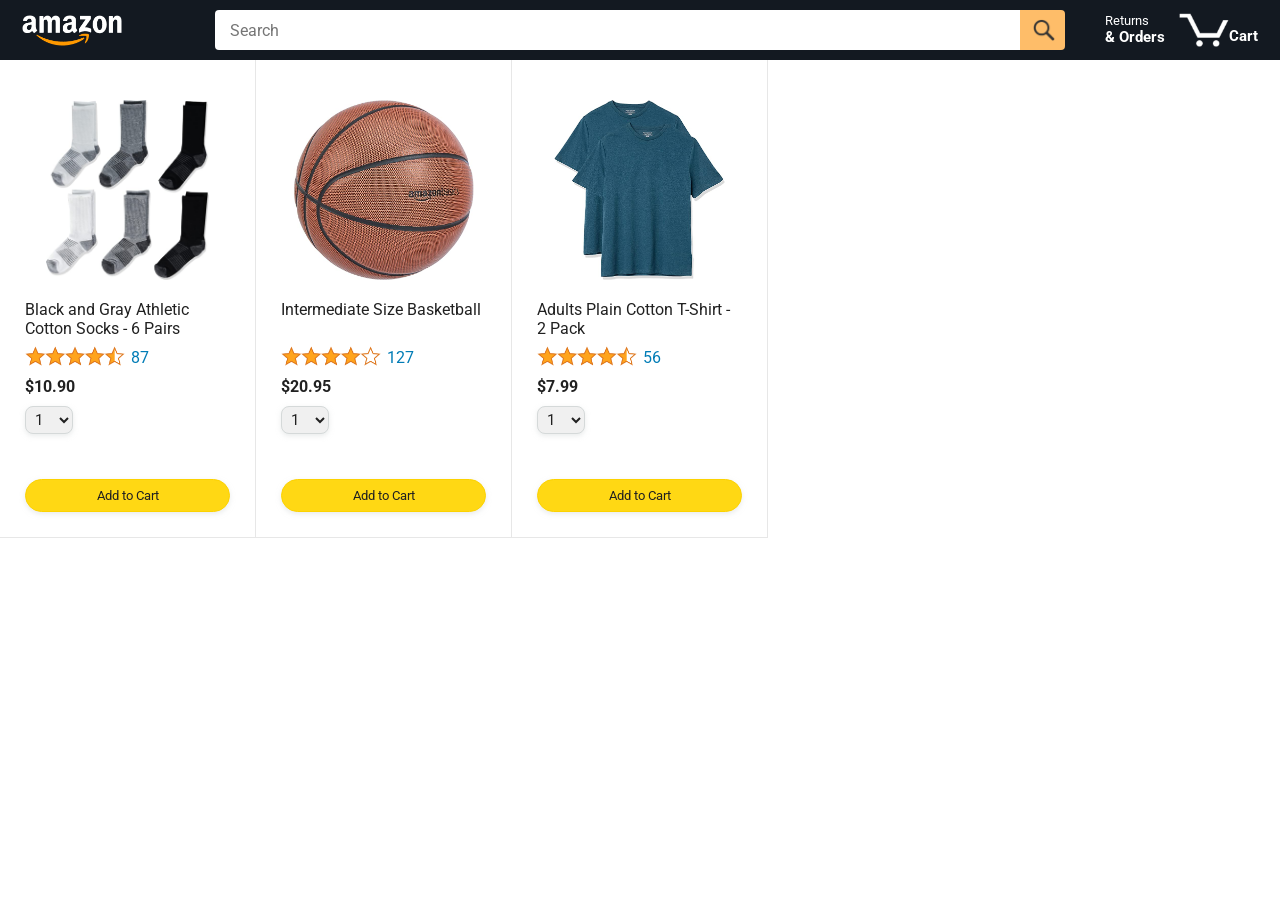
<file: index.html>
<!DOCTYPE html>
<html>
  <head>
    <title>Amazon Project</title>

    <!-- This code is needed for responsive design to work.
      (Responsive design = make the website look good on
      smaller screen sizes like a phone or a tablet). -->
    <meta name="viewport" content="width=device-width, initial-scale=1">

    <!-- Load a font called Roboto from Google Fonts. -->
    <link rel="preconnect" href="https://fonts.googleapis.com">
    <link rel="preconnect" href="https://fonts.gstatic.com" crossorigin>
    <link href="https://fonts.googleapis.com/css2?family=Roboto:wght@400;500;700&display=swap" rel="stylesheet">

    <!-- Here are the CSS files for this page. -->
    <link rel="stylesheet" href="styles/shared/general.css">
    <link rel="stylesheet" href="styles/shared/amazon-header.css">
    <link rel="stylesheet" href="styles/pages/amazon.css">
  </head>
  <body>
    <div class="amazon-header">
      <div class="amazon-header-left-section">
        <a href="index.html" class="header-link">
          <img class="amazon-logo"
            src="images/amazon-logo-white.png">
          <img class="amazon-mobile-logo"
            src="images/amazon-mobile-logo-white.png">
        </a>
      </div>

      <div class="amazon-header-middle-section">
        <input class="search-bar" type="text" placeholder="Search">

        <button class="search-button">
          <img class="search-icon" src="images/icons/search-icon.png">
        </button>
      </div>

      <div class="amazon-header-right-section">
        <a class="orders-link header-link" href="orders.html">
          <span class="returns-text">Returns</span>
          <span class="orders-text">& Orders</span>
        </a>

        <a class="cart-link header-link" href="checkout.html">
          <img class="cart-icon" src="images/icons/cart-icon.png">
          <div class="cart-quantity js-cart-quantity"></div>
          <div class="cart-text">Cart</div>
        </a>
      </div>
    </div>
    
    <div class="main">
      <div class="products-grid js-products-grid">
        <div class="product-container">
          <div class="product-image-container">
            <img class="product-image"
              src="images/products/athletic-cotton-socks-6-pairs.jpg">
          </div>

          <div class="product-name limit-text-to-2-lines">
            Black and Gray Athletic Cotton Socks - 6 Pairs
          </div>

          <div class="product-rating-container">
            <img class="product-rating-stars"
              src="images/ratings/rating-45.png">
            <div class="product-rating-count link-primary">
              87
            </div>
          </div>

          <div class="product-price">
            $10.90
          </div>

          <div class="product-quantity-container">
            <select>
              <option selected value="1">1</option>
              <option value="2">2</option>
              <option value="3">3</option>
              <option value="4">4</option>
              <option value="5">5</option>
              <option value="6">6</option>
              <option value="7">7</option>
              <option value="8">8</option>
              <option value="9">9</option>
              <option value="10">10</option>
            </select>
          </div>

          <div class="product-spacer"></div>

          <div class="added-to-cart">
            <img src="images/icons/checkmark.png">
            Added
          </div>

          <button class="add-to-cart-button button-primary">
            Add to Cart
          </button>
        </div>

        <div class="product-container">
          <div class="product-image-container">
            <img class="product-image"
              src="images/products/intermediate-composite-basketball.jpg">
          </div>

          <div class="product-name limit-text-to-2-lines">
            Intermediate Size Basketball
          </div>

          <div class="product-rating-container">
            <img class="product-rating-stars"
              src="images/ratings/rating-40.png">
            <div class="product-rating-count link-primary">
              127
            </div>
          </div>

          <div class="product-price">
            $20.95
          </div>

          <div class="product-quantity-container">
            <select>
              <option selected value="1">1</option>
              <option value="2">2</option>
              <option value="3">3</option>
              <option value="4">4</option>
              <option value="5">5</option>
              <option value="6">6</option>
              <option value="7">7</option>
              <option value="8">8</option>
              <option value="9">9</option>
              <option value="10">10</option>
            </select>
          </div>

          <div class="product-spacer"></div>

          <div class="added-to-cart">
            <img src="images/icons/checkmark.png">
            Added
          </div>

          <button class="add-to-cart-button button-primary">
            Add to Cart
          </button>
        </div>

        <div class="product-container">
          <div class="product-image-container">
            <img class="product-image"
              src="images/products/adults-plain-cotton-tshirt-2-pack-teal.jpg">
          </div>

          <div class="product-name limit-text-to-2-lines">
            Adults Plain Cotton T-Shirt - 2 Pack
          </div>

          <div class="product-rating-container">
            <img class="product-rating-stars"
              src="images/ratings/rating-45.png">
            <div class="product-rating-count link-primary">
              56
            </div>
          </div>

          <div class="product-price">
            $7.99
          </div>

          <div class="product-quantity-container">
            <select>
              <option selected value="1">1</option>
              <option value="2">2</option>
              <option value="3">3</option>
              <option value="4">4</option>
              <option value="5">5</option>
              <option value="6">6</option>
              <option value="7">7</option>
              <option value="8">8</option>
              <option value="9">9</option>
              <option value="10">10</option>
            </select>
          </div>

          <div class="product-spacer"></div>

          <div class="added-to-cart">
            <img src="images/icons/checkmark.png">
            Added
          </div>

          <button class="add-to-cart-button button-primary">
            Add to Cart
          </button>
        </div>
      </div>
    </div>

    <!-- <script src="data/cart.js"></script>  to implement  module remove this-->
    <!-- <script  src="data/products.js"></script> to implement  module remove this -->
    <script type="module" src="script/amazon.js"></script>
  </body>
</html>
</file>
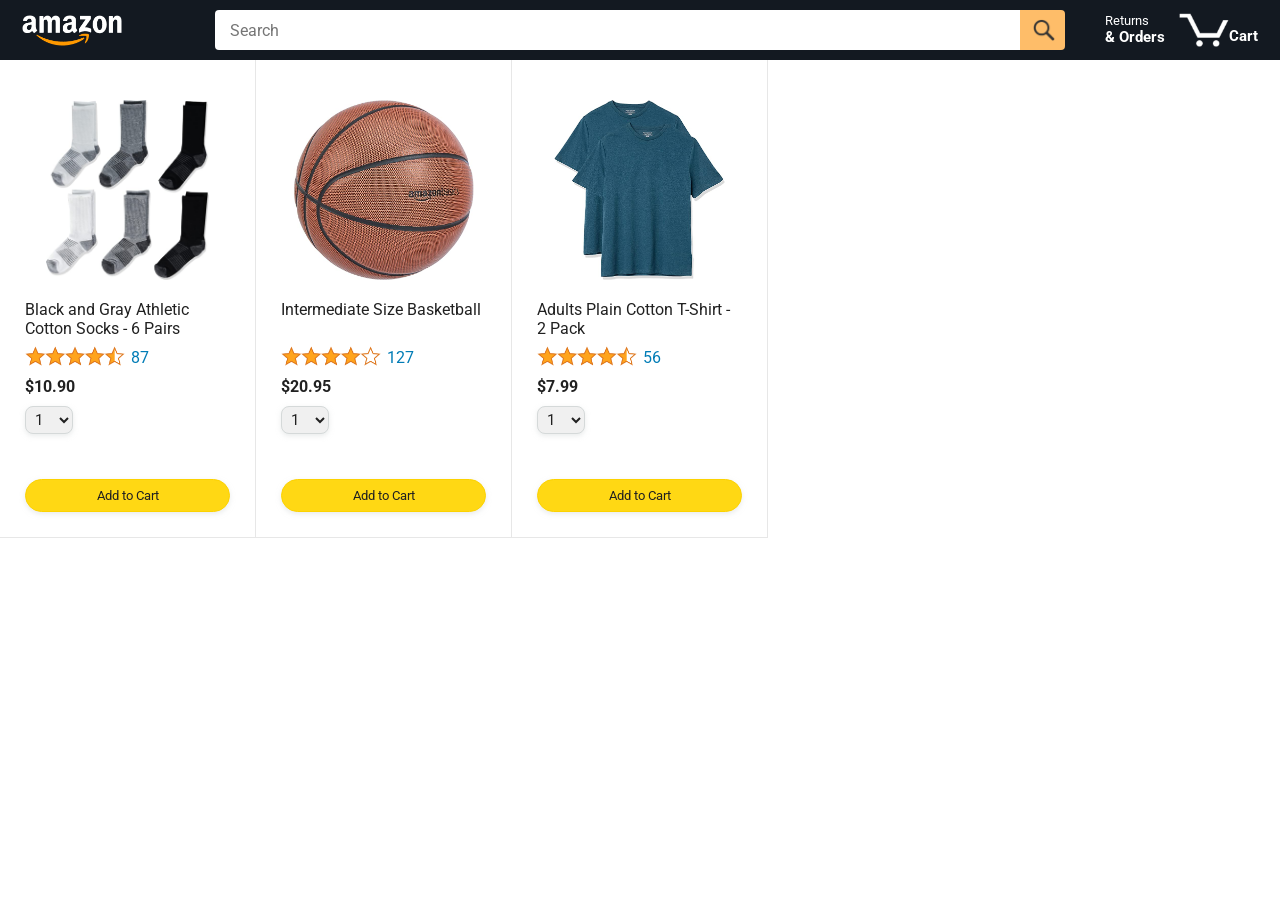
<file: amazon.html>
<!DOCTYPE html>
<html>
  <head>
    <title>Amazon Project</title>

    <!-- This code is needed for responsive design to work.
      (Responsive design = make the website look good on
      smaller screen sizes like a phone or a tablet). -->
    <meta name="viewport" content="width=device-width, initial-scale=1">

    <!-- Load a font called Roboto from Google Fonts. -->
    <link rel="preconnect" href="https://fonts.googleapis.com">
    <link rel="preconnect" href="https://fonts.gstatic.com" crossorigin>
    <link href="https://fonts.googleapis.com/css2?family=Roboto:wght@400;500;700&display=swap" rel="stylesheet">

    <!-- Here are the CSS files for this page. -->
    <link rel="stylesheet" href="styles/shared/general.css">
    <link rel="stylesheet" href="styles/shared/amazon-header.css">
    <link rel="stylesheet" href="styles/pages/amazon.css">
  </head>
  <body>
    <div class="amazon-header">
      <div class="amazon-header-left-section">
        <a href="amazon.html" class="header-link">
          <img class="amazon-logo"
            src="images/amazon-logo-white.png">
          <img class="amazon-mobile-logo"
            src="images/amazon-mobile-logo-white.png">
        </a>
      </div>

      <div class="amazon-header-middle-section">
        <input class="search-bar" type="text" placeholder="Search">

        <button class="search-button">
          <img class="search-icon" src="images/icons/search-icon.png">
        </button>
      </div>

      <div class="amazon-header-right-section">
        <a class="orders-link header-link" href="orders.html">
          <span class="returns-text">Returns</span>
          <span class="orders-text">& Orders</span>
        </a>

        <a class="cart-link header-link" href="checkout.html">
          <img class="cart-icon" src="images/icons/cart-icon.png">
          <div class="cart-quantity js-cart-quantity"></div>
          <div class="cart-text">Cart</div>
        </a>
      </div>
    </div>
    
    <div class="main">
      <div class="products-grid js-products-grid">
        <div class="product-container">
          <div class="product-image-container">
            <img class="product-image"
              src="images/products/athletic-cotton-socks-6-pairs.jpg">
          </div>

          <div class="product-name limit-text-to-2-lines">
            Black and Gray Athletic Cotton Socks - 6 Pairs
          </div>

          <div class="product-rating-container">
            <img class="product-rating-stars"
              src="images/ratings/rating-45.png">
            <div class="product-rating-count link-primary">
              87
            </div>
          </div>

          <div class="product-price">
            $10.90
          </div>

          <div class="product-quantity-container">
            <select>
              <option selected value="1">1</option>
              <option value="2">2</option>
              <option value="3">3</option>
              <option value="4">4</option>
              <option value="5">5</option>
              <option value="6">6</option>
              <option value="7">7</option>
              <option value="8">8</option>
              <option value="9">9</option>
              <option value="10">10</option>
            </select>
          </div>

          <div class="product-spacer"></div>

          <div class="added-to-cart">
            <img src="images/icons/checkmark.png">
            Added
          </div>

          <button class="add-to-cart-button button-primary">
            Add to Cart
          </button>
        </div>

        <div class="product-container">
          <div class="product-image-container">
            <img class="product-image"
              src="images/products/intermediate-composite-basketball.jpg">
          </div>

          <div class="product-name limit-text-to-2-lines">
            Intermediate Size Basketball
          </div>

          <div class="product-rating-container">
            <img class="product-rating-stars"
              src="images/ratings/rating-40.png">
            <div class="product-rating-count link-primary">
              127
            </div>
          </div>

          <div class="product-price">
            $20.95
          </div>

          <div class="product-quantity-container">
            <select>
              <option selected value="1">1</option>
              <option value="2">2</option>
              <option value="3">3</option>
              <option value="4">4</option>
              <option value="5">5</option>
              <option value="6">6</option>
              <option value="7">7</option>
              <option value="8">8</option>
              <option value="9">9</option>
              <option value="10">10</option>
            </select>
          </div>

          <div class="product-spacer"></div>

          <div class="added-to-cart">
            <img src="images/icons/checkmark.png">
            Added
          </div>

          <button class="add-to-cart-button button-primary">
            Add to Cart
          </button>
        </div>

        <div class="product-container">
          <div class="product-image-container">
            <img class="product-image"
              src="images/products/adults-plain-cotton-tshirt-2-pack-teal.jpg">
          </div>

          <div class="product-name limit-text-to-2-lines">
            Adults Plain Cotton T-Shirt - 2 Pack
          </div>

          <div class="product-rating-container">
            <img class="product-rating-stars"
              src="images/ratings/rating-45.png">
            <div class="product-rating-count link-primary">
              56
            </div>
          </div>

          <div class="product-price">
            $7.99
          </div>

          <div class="product-quantity-container">
            <select>
              <option selected value="1">1</option>
              <option value="2">2</option>
              <option value="3">3</option>
              <option value="4">4</option>
              <option value="5">5</option>
              <option value="6">6</option>
              <option value="7">7</option>
              <option value="8">8</option>
              <option value="9">9</option>
              <option value="10">10</option>
            </select>
          </div>

          <div class="product-spacer"></div>

          <div class="added-to-cart">
            <img src="images/icons/checkmark.png">
            Added
          </div>

          <button class="add-to-cart-button button-primary">
            Add to Cart
          </button>
        </div>
      </div>
    </div>

    <!-- <script src="data/cart.js"></script>  to implement  module remove this-->
    <!-- <script  src="data/products.js"></script> to implement  module remove this -->
    <script type="module" src="script/amazon.js"></script>
  </body>
</html>
</file>
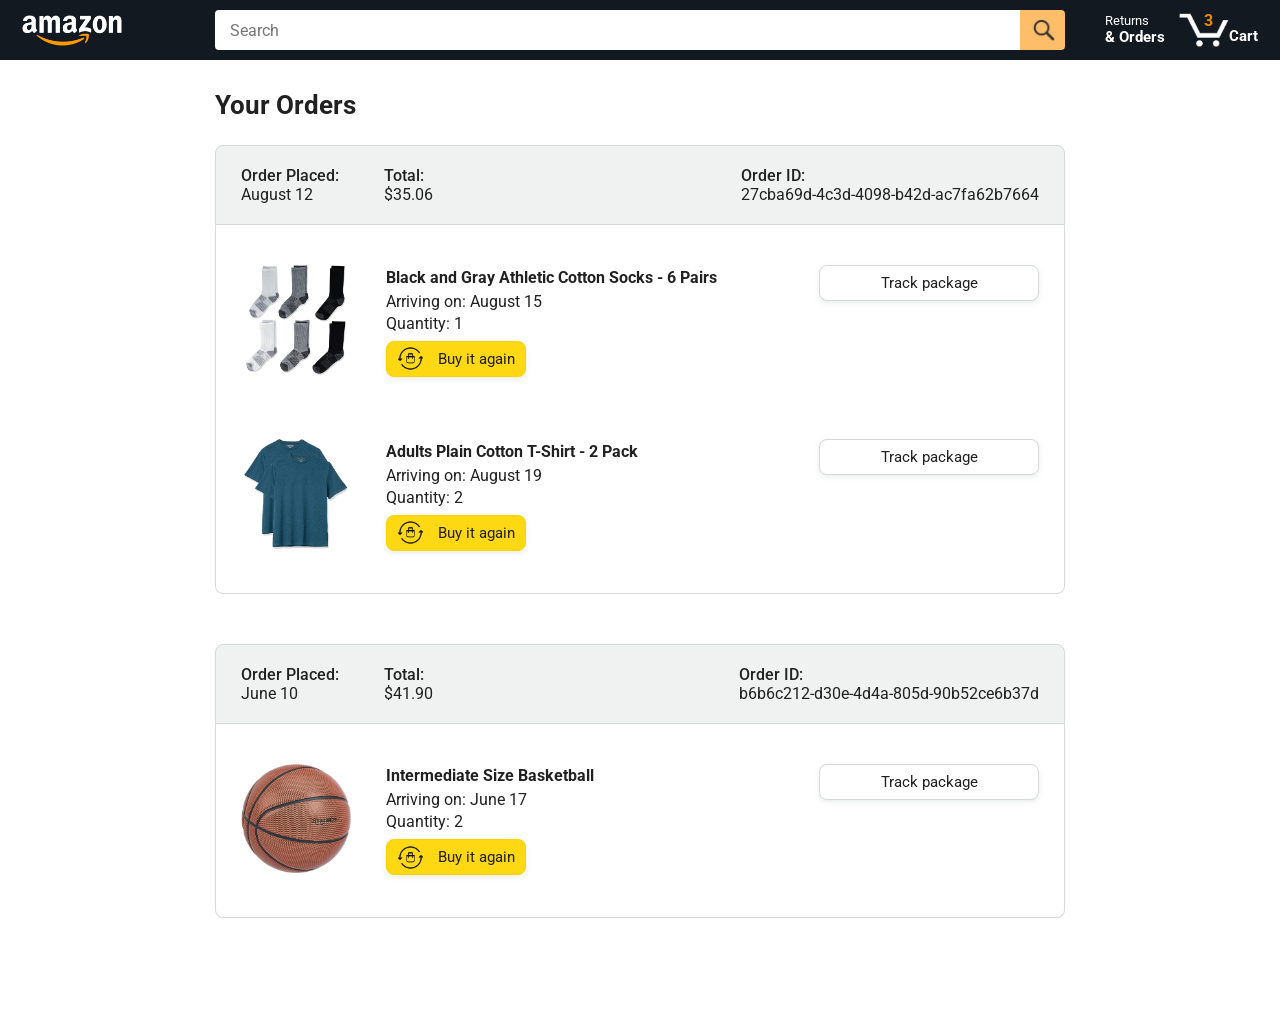
<file: orders.html>
<!DOCTYPE html>
<html>
  <head>
    <title>Orders</title>

    <!-- This code is needed for responsive design to work.
      (Responsive design = make the website look good on
      smaller screen sizes like a phone or a tablet). -->
    <meta name="viewport" content="width=device-width, initial-scale=1">

    <!-- Load a font called Roboto from Google Fonts. -->
    <link rel="preconnect" href="https://fonts.googleapis.com">
    <link rel="preconnect" href="https://fonts.gstatic.com" crossorigin>
    <link href="https://fonts.googleapis.com/css2?family=Roboto:wght@400;500;700&display=swap" rel="stylesheet">

    <!-- Here are the CSS files for this page. -->
    <link rel="stylesheet" href="styles/shared/general.css">
    <link rel="stylesheet" href="styles/shared/amazon-header.css">
    <link rel="stylesheet" href="styles/pages/orders.css">
  </head>
  <body>
    <div class="amazon-header">
      <div class="amazon-header-left-section">
        <a href="index.html" class="header-link">
          <img class="amazon-logo"
            src="images/amazon-logo-white.png">
          <img class="amazon-mobile-logo"
            src="images/amazon-mobile-logo-white.png">
        </a>
      </div>

      <div class="amazon-header-middle-section">
        <input class="search-bar" type="text" placeholder="Search">

        <button class="search-button">
          <img class="search-icon" src="images/icons/search-icon.png">
        </button>
      </div>

      <div class="amazon-header-right-section">
        <a class="orders-link header-link" href="orders.html">
          <span class="returns-text">Returns</span>
          <span class="orders-text">& Orders</span>
        </a>

        <a class="cart-link header-link" href="checkout.html">
          <img class="cart-icon" src="images/icons/cart-icon.png">
          <div class="cart-quantity">3</div>
          <div class="cart-text">Cart</div>
        </a>
      </div>
    </div>

    <div class="main">
      <div class="page-title">Your Orders</div>

      <div class="orders-grid">
        <div class="order-container">
          
          <div class="order-header">
            <div class="order-header-left-section">
              <div class="order-date">
                <div class="order-header-label">Order Placed:</div>
                <div>August 12</div>
              </div>
              <div class="order-total">
                <div class="order-header-label">Total:</div>
                <div>$35.06</div>
              </div>
            </div>

            <div class="order-header-right-section">
              <div class="order-header-label">Order ID:</div>
              <div>27cba69d-4c3d-4098-b42d-ac7fa62b7664</div>
            </div>
          </div>

          <div class="order-details-grid">
            <div class="product-image-container">
              <img src="images/products/athletic-cotton-socks-6-pairs.jpg">
            </div>

            <div class="product-details">
              <div class="product-name">
                Black and Gray Athletic Cotton Socks - 6 Pairs
              </div>
              <div class="product-delivery-date">
                Arriving on: August 15
              </div>
              <div class="product-quantity">
                Quantity: 1
              </div>
              <button class="buy-again-button button-primary">
                <img class="buy-again-icon" src="images/icons/buy-again.png">
                <span class="buy-again-message">Buy it again</span>
              </button>
            </div>

            <div class="product-actions">
              <a href="tracking.html">
                <button class="track-package-button button-secondary">
                  Track package
                </button>
              </a>
            </div>

            <div class="product-image-container">
              <img src="images/products/adults-plain-cotton-tshirt-2-pack-teal.jpg">
            </div>

            <div class="product-details">
              <div class="product-name">
                Adults Plain Cotton T-Shirt - 2 Pack
              </div>
              <div class="product-delivery-date">
                Arriving on: August 19
              </div>
              <div class="product-quantity">
                Quantity: 2
              </div>
              <button class="buy-again-button button-primary">
                <img class="buy-again-icon" src="images/icons/buy-again.png">
                <span class="buy-again-message">Buy it again</span>
              </button>
            </div>

            <div class="product-actions">
              <a href="tracking.html">
                <button class="track-package-button button-secondary">
                  Track package
                </button>
              </a>
            </div>
          </div>
        </div>

        <div class="order-container">

          <div class="order-header">
            <div class="order-header-left-section">
              <div class="order-date">
                <div class="order-header-label">Order Placed:</div>
                <div>June 10</div>
              </div>
              <div class="order-total">
                <div class="order-header-label">Total:</div>
                <div>$41.90</div>
              </div>
            </div>

            <div class="order-header-right-section">
              <div class="order-header-label">Order ID:</div>
              <div>b6b6c212-d30e-4d4a-805d-90b52ce6b37d</div>
            </div>
          </div>

          <div class="order-details-grid">
            <div class="product-image-container">
              <img src="images/products/intermediate-composite-basketball.jpg">
            </div>

            <div class="product-details">
              <div class="product-name">
                Intermediate Size Basketball
              </div>
              <div class="product-delivery-date">
                Arriving on: June 17
              </div>
              <div class="product-quantity">
                Quantity: 2
              </div>
              <button class="buy-again-button button-primary">
                <img class="buy-again-icon" src="images/icons/buy-again.png">
                <span class="buy-again-message">Buy it again</span>
              </button>
            </div>

            <div class="product-actions">
              <a href="tracking.html">
                <button class="track-package-button button-secondary">
                  Track package
                </button>
              </a>
            </div>
          </div>
        </div>
      </div>
    </div>
  </body>
</html>
</file>
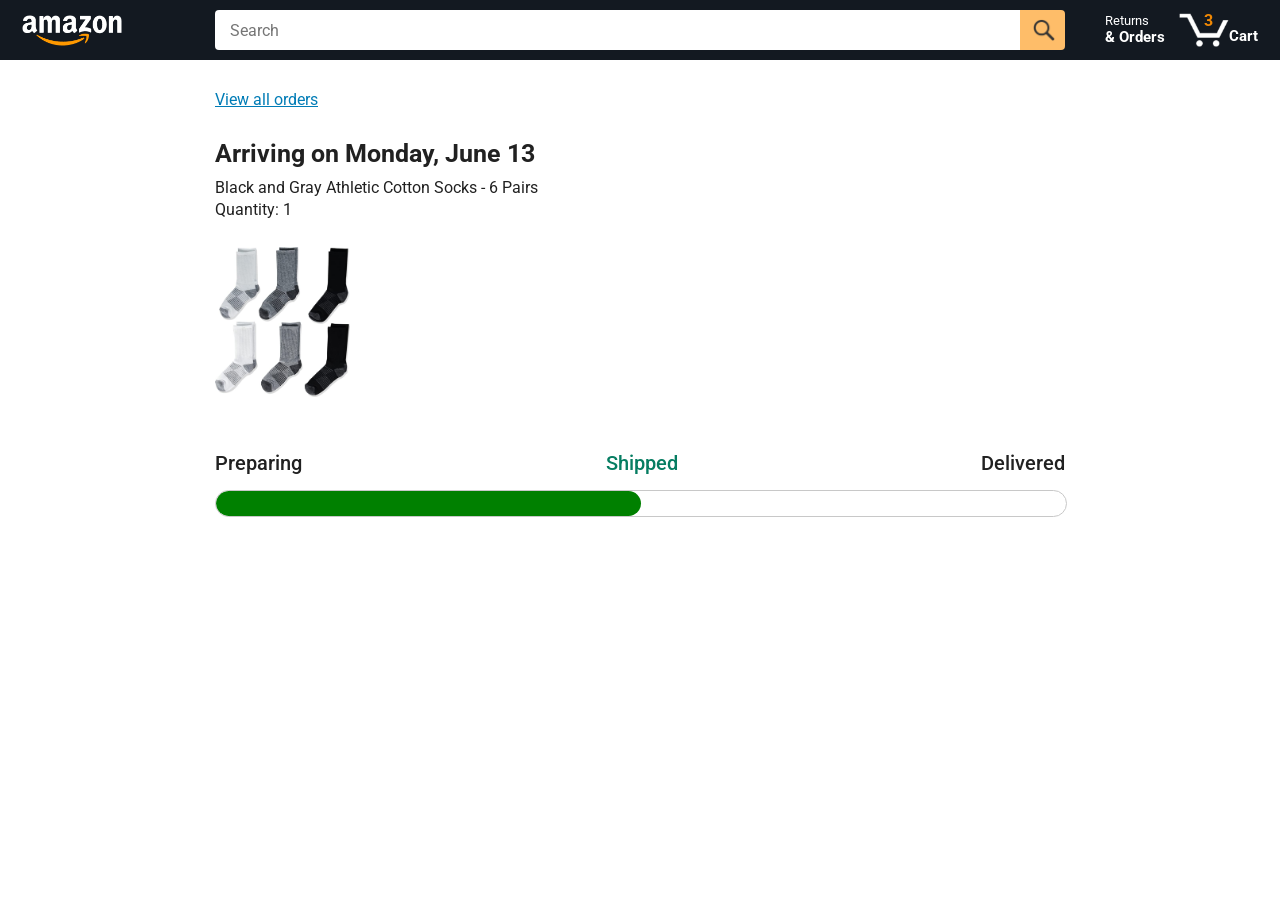
<file: tracking.html>
<!DOCTYPE html>
<html>
  <head>
    <title>Tracking</title>

    <!-- This code is needed for responsive design to work.
      (Responsive design = make the website look good on
      smaller screen sizes like a phone or a tablet). -->
    <meta name="viewport" content="width=device-width, initial-scale=1">

    <!-- Load a font called Roboto from Google Fonts. -->
    <link rel="preconnect" href="https://fonts.googleapis.com">
    <link rel="preconnect" href="https://fonts.gstatic.com" crossorigin>
    <link href="https://fonts.googleapis.com/css2?family=Roboto:wght@400;500;700&display=swap" rel="stylesheet">

    <!-- Here are the CSS files for this page. -->
    <link rel="stylesheet" href="styles/shared/general.css">
    <link rel="stylesheet" href="styles/shared/amazon-header.css">
    <link rel="stylesheet" href="styles/pages/tracking.css">
  </head>
  <body>
    <div class="amazon-header">
      <div class="amazon-header-left-section">
        <a href="index.html" class="header-link">
          <img class="amazon-logo"
            src="images/amazon-logo-white.png">
          <img class="amazon-mobile-logo"
            src="images/amazon-mobile-logo-white.png">
        </a>
      </div>

      <div class="amazon-header-middle-section">
        <input class="search-bar" type="text" placeholder="Search">

        <button class="search-button">
          <img class="search-icon" src="images/icons/search-icon.png">
        </button>
      </div>

      <div class="amazon-header-right-section">
        <a class="orders-link header-link" href="orders.html">
          <span class="returns-text">Returns</span>
          <span class="orders-text">& Orders</span>
        </a>

        <a class="cart-link header-link" href="checkout.html">
          <img class="cart-icon" src="images/icons/cart-icon.png">
          <div class="cart-quantity">3</div>
          <div class="cart-text">Cart</div>
        </a>
      </div>
    </div>

    <div class="main">
      <div class="order-tracking">
        <a class="back-to-orders-link link-primary" href="orders.html">
          View all orders
        </a>

        <div class="delivery-date">
          Arriving on Monday, June 13
        </div>

        <div class="product-info">
          Black and Gray Athletic Cotton Socks - 6 Pairs
        </div>

        <div class="product-info">
          Quantity: 1
        </div>

        <img class="product-image" src="images/products/athletic-cotton-socks-6-pairs.jpg">

        <div class="progress-labels-container">
          <div class="progress-label">
            Preparing
          </div>
          <div class="progress-label current-status">
            Shipped
          </div>
          <div class="progress-label">
            Delivered
          </div>
        </div>

        <div class="progress-bar-container">
          <div class="progress-bar"></div>
        </div>
      </div>
    </div>
  </body>
</html>
</file>
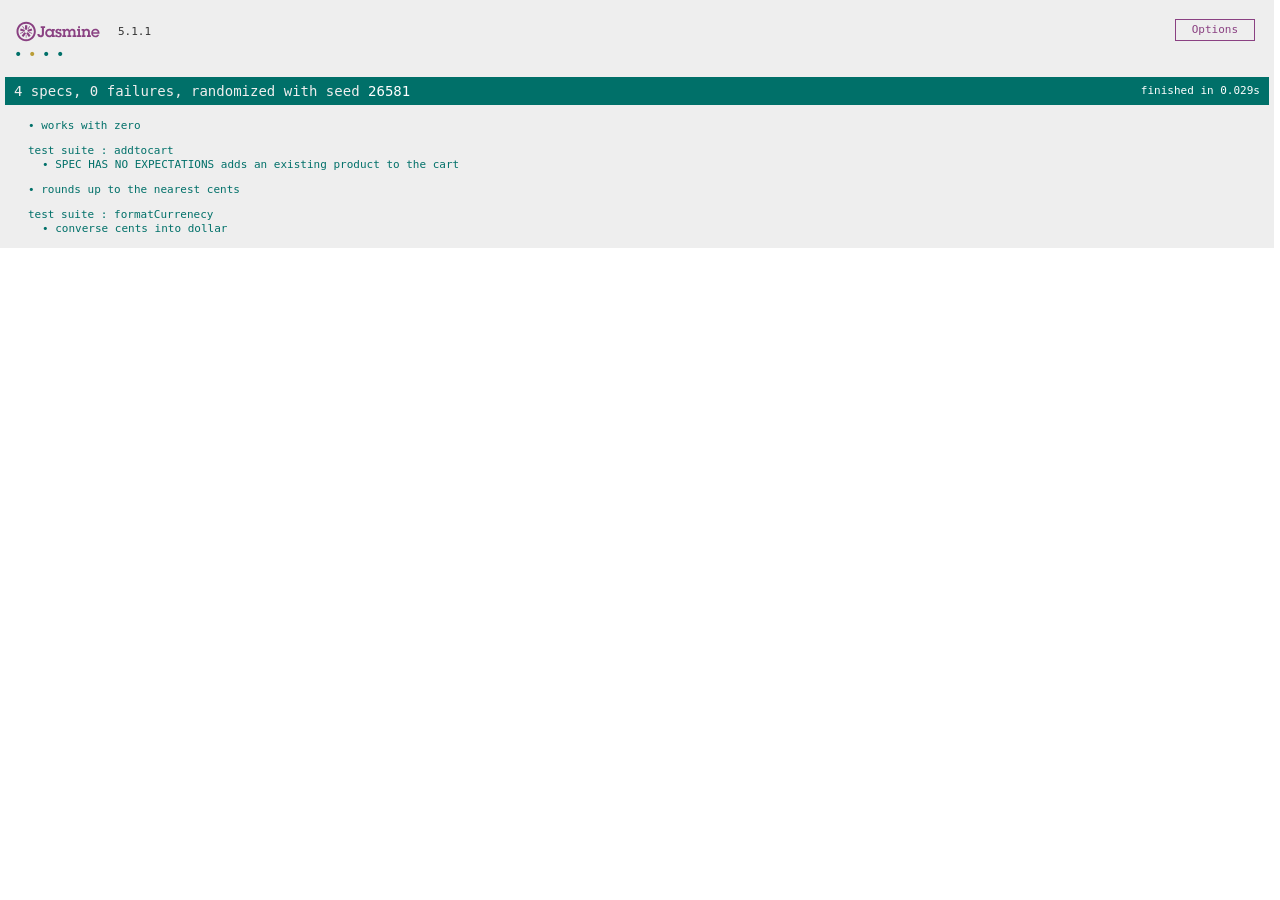
<file: tests-jasmine/tests.html>
<!DOCTYPE html>
<html>
<head>
  <meta charset="utf-8">
  <title>Jasmine Spec Runner v5.1.1</title>

  <link rel="shortcut icon" type="image/png" href="lib/jasmine-5.1.1/jasmine_favicon.png">
  <link rel="stylesheet" href="lib/jasmine-5.1.1/jasmine.css">

  <script src="lib/jasmine-5.1.1/jasmine.js"></script>
  <script src="lib/jasmine-5.1.1/jasmine-html.js"></script>
  <script src="lib/jasmine-5.1.1/boot0.js"></script>
  <!-- optional: include a file here that configures the Jasmine env -->
  <script src="lib/jasmine-5.1.1/boot1.js"></script>
   
  <script src="utils/moneytest.js" type="module"></script>
  <script src="data/cartTest.js" type="module"></script>
 

</head>

<body>

</body>
</html>
</file>
<file: styles/shared/general.css>
body {
  font-family: Roboto, Arial;
  color: rgb(33, 33, 33);
  /* The <body> element has a default margin of 8px
     on all sides. This removes the default margins. */
  margin: 0;
}

/* <p> elements have a default margin on the top
   and bottom. This removes the default margins. */
p {
  margin: 0;
}

button {
  cursor: pointer;
}

select {
  cursor: pointer;
}

input, select, button {
  font-family: Roboto, Arial;
}

.button-primary {
  color: rgb(33, 33, 33);
  background-color: rgb(255, 216, 20);
  border: 1px solid rgb(252, 210, 0);
  border-radius: 8px;
  cursor: pointer;
  box-shadow: 0 2px 5px rgba(213, 217, 217, 0.5);
}

.button-primary:hover {
  background-color: rgb(247, 202, 0);
  border: 1px solid rgb(242, 194, 0);
}

.button-primary:active {
  background: rgb(255, 216, 20);
  border-color: rgb(252, 210, 0);
  box-shadow: none;
}

.button-secondary {
  color: rgb(33, 33, 33);
  background: white;
  border: 1px solid rgb(213, 217, 217);
  border-radius: 8px;
  cursor: pointer;
  box-shadow: 0 2px 5px rgba(213, 217, 217, 0.5);
}

.button-secondary:hover {
  background-color: rgb(247, 250, 250);
}

.button-secondary:active {
  background-color: rgb(237, 253, 255);
  box-shadow: none;
}

/* These styles will limit text to 2 lines. Anything
   beyond 2 lines will be replaced with "..."
   You can find this code by using an A.I. tool or by
   searching in Google.
   https://css-tricks.com/almanac/properties/l/line-clamp/ */
.limit-text-to-2-lines {
  display: -webkit-box;
  -webkit-line-clamp: 2;
  -webkit-box-orient: vertical;
  overflow: hidden;
}

.link-primary {
  color: rgb(1, 124, 182);
  cursor: pointer;
}

.link-primary:hover {
  color: rgb(196, 80, 0);
}

/* Styles for dropdown selectors. */
select {
  color: rgb(33, 33, 33);
  background-color: rgb(240, 240, 240);
  border: 1px solid rgb(213, 217, 217);
  border-radius: 8px;
  padding: 3px 5px;
  font-size: 15px;
  cursor: pointer;
  box-shadow: 0 2px 5px rgba(213, 217, 217, 0.5);
}

select:focus,
input:focus {
  outline: 2px solid rgb(255, 153, 0);
}
</file>
<file: styles/shared/amazon-header.css>
.amazon-header {
  background-color: rgb(19, 25, 33);
  color: white;
  padding-left: 15px;
  padding-right: 15px;

  display: flex;
  align-items: center;
  justify-content: space-between;

  position: fixed;
  top: 0;
  left: 0;
  right: 0;
  height: 60px;
}

.amazon-header-left-section {
  width: 180px;
}

@media (max-width: 800px) {
  .amazon-header-left-section {
    width: unset;
  }
}

.header-link {
  display: inline-block;
  padding: 6px;
  border-radius: 2px;
  cursor: pointer;
  text-decoration: none;
  border: 1px solid rgba(0, 0, 0, 0);
}

.header-link:hover {
  border: 1px solid white;
}

.amazon-logo {
  width: 100px;
  margin-top: 5px;
}

.amazon-mobile-logo {
  display: none;
}

@media (max-width: 575px) {
  .amazon-logo {
    display: none;
  }

  .amazon-mobile-logo {
    display: block;
    height: 35px;
    margin-top: 5px;
  }
}

.amazon-header-middle-section {
  flex: 1;
  max-width: 850px;
  margin-left: 10px;
  margin-right: 10px;
  display: flex;
}

.search-bar {
  flex: 1;
  width: 0;
  font-size: 16px;
  height: 38px;
  padding-left: 15px;
  border: none;
  border-top-left-radius: 4px;
  border-bottom-left-radius: 4px;
  border-top-right-radius: 0;
  border-bottom-right-radius: 0;
}

.search-button {
  background-color: rgb(254, 189, 105);
  border: none;
  width: 45px;
  height: 40px;
  border-top-right-radius: 4px;
  border-bottom-right-radius: 4px;
  flex-shrink: 0;
}

.search-icon {
  height: 22px;
  margin-left: 2px;
  margin-top: 3px;
}

.amazon-header-right-section {
  width: 180px;
  flex-shrink: 0;
  display: flex;
  justify-content: end;
}

.orders-link {
  color: white;
}

.returns-text {
  display: block;
  font-size: 13px;
}

.orders-text {
  display: block;
  font-size: 15px;
  font-weight: 700;
}

.cart-link {
  color: white;
  display: flex;
  align-items: center;
  position: relative;
}

.cart-icon {
  width: 50px;
}

.cart-text {
  margin-top: 12px;
  font-size: 15px;
  font-weight: 700;
}

.cart-quantity {
  color: rgb(240, 136, 4);
  font-size: 16px;
  font-weight: 700;

  position: absolute;
  top: 4px;
  left: 22px;
  
  width: 26px;
  text-align: center;
}
</file>
<file: styles/pages/amazon.css>
.main {
  margin-top: 60px;
}

.products-grid {
  display: grid;

  /* - In CSS Grid, 1fr means a column will take up the
       remaining space in the grid.
     - If we write 1fr 1fr ... 1fr; 8 times, this will
       divide the grid into 8 columns, each taking up an
       equal amount of the space.
     - repeat(8, 1fr); is a shortcut for repeating "1fr"
       8 times (instead of typing out "1fr" 8 times).
       repeat(...) is a special property that works with
       display: grid; */
  grid-template-columns: repeat(8, 1fr);
}

/* @media is used to create responsive design (making the
   website look good on any screen size). This @media
   means when the screen width is 2000px or less, we
   will divide the grid into 7 columns instead of 8. */
@media (max-width: 2000px) {
  .products-grid {
    grid-template-columns: repeat(7, 1fr);
  }
}

/* This @media means when the screen width is 1600px or
   less, we will divide the grid into 6 columns. */
@media (max-width: 1600px) {
  .products-grid {
    grid-template-columns: repeat(6, 1fr);
  }
}

@media (max-width: 1300px) {
  .products-grid {
    grid-template-columns: repeat(5, 1fr);
  }
}

@media (max-width: 1000px) {
  .products-grid {
    grid-template-columns: repeat(4, 1fr);
  }
}

@media (max-width: 800px) {
  .products-grid {
    grid-template-columns: repeat(3, 1fr);
  }
}

@media (max-width: 575px) {
  .products-grid {
    grid-template-columns: repeat(2, 1fr);
  }
}

@media (max-width: 450px) {
  .products-grid {
    grid-template-columns: 1fr;
  }
}

.product-container {
  padding-top: 40px;
  padding-bottom: 25px;
  padding-left: 25px;
  padding-right: 25px;

  border-right: 1px solid rgb(231, 231, 231);
  border-bottom: 1px solid rgb(231, 231, 231);

  display: flex;
  flex-direction: column;
}

.product-image-container {
  display: flex;
  justify-content: center;
  align-items: center;

  height: 180px;
  margin-bottom: 20px;
}

.product-image {
  /* Images will overflow their container by default. To
    prevent this, we set max-width and max-height to 100%
    so they stay inside their container. */
  max-width: 100%;
  max-height: 100%;
}

.product-name {
  height: 40px;
  margin-bottom: 5px;
}

.product-rating-container {
  display: flex;
  align-items: center;
  margin-bottom: 10px;
}

.product-rating-stars {
  width: 100px;
  margin-right: 6px;
}

.product-rating-count {
  color: rgb(1, 124, 182);
  cursor: pointer;
  margin-top: 3px;
}

.product-price {
  font-weight: 700;
  margin-bottom: 10px;
}

.product-quantity-container {
  margin-bottom: 17px;
}

.product-spacer {
  flex: 1;
}


.added-to-cart {
  color: rgb(6, 125, 98);
  font-size: 16px;

  display: flex;
  align-items: center;
  margin-bottom: 8px;

  /* At first, the "Added to cart" message will
     be invisible. Use JavaScript to change the
     opacity and make it visible. */
  opacity: 0;
}

.added-to-cart img {
  height: 20px;
  margin-right: 5px;
}

.add-to-cart-button {
  width: 100%;
  padding: 8px;
  border-radius: 50px;
}

.added-to-cart-visible{
  opacity: 1;
}
</file>
<file: styles/pages/orders.css>
.main {
  max-width: 850px;
  margin-top: 90px;
  margin-bottom: 100px;
  padding-left: 20px;
  padding-right: 20px;

  /* margin-left: auto;
     margin-right auto;
     Is a trick for centering an element horizontally
     without needing a container. */
  margin-left: auto;
  margin-right: auto;
}

.page-title {
  font-weight: 700;
  font-size: 26px;
  margin-bottom: 25px;
}

.orders-grid {
  display: grid;
  grid-template-columns: 1fr;
  row-gap: 50px;
}

.order-header {
  background-color: rgb(240, 242, 242);
  border: 1px solid rgb(213, 217, 217);

  display: flex;
  align-items: center;
  justify-content: space-between;

  padding: 20px 25px;
  border-top-left-radius: 8px;
  border-top-right-radius: 8px;
}

.order-header-left-section {
  display: flex;
  flex-shrink: 0;
}

.order-header-label {
  font-weight: 500;
}

.order-date,
.order-total {
  margin-right: 45px;
}

.order-header-right-section {
  flex-shrink: 1;
}

@media (max-width: 575px) {
  .order-header {
    flex-direction: column;
    align-items: start;
    line-height: 23px;
    padding: 15px;
  }

  .order-header-left-section {
    flex-direction: column;
  }

  .order-header-label {
    margin-right: 5px;
  }

  .order-date,
  .order-total {
    display: grid;
    grid-template-columns: auto 1fr;
    margin-right: 0;
  }

  .order-header-right-section {
    display: grid;
    grid-template-columns: auto 1fr;
  }
}

.order-details-grid {
  padding: 40px 25px;
  border: 1px solid rgb(213, 217, 217);
  border-top: none;
  border-bottom-left-radius: 8px;
  border-bottom-right-radius: 8px;

  display: grid;
  grid-template-columns: 110px 1fr 220px;
  column-gap: 35px;
  row-gap: 60px;
  align-items: center;
}

@media (max-width: 800px) {
  .order-details-grid {
    grid-template-columns: 110px 1fr;
    row-gap: 0;
    padding-bottom: 8px;
  }
}

@media (max-width: 450px) {
  .order-details-grid {
    grid-template-columns: 1fr;
  }
}

.product-image-container {
  text-align: center;
}

.product-image-container img {
  max-width: 110px;
  max-height: 110px;
}

.product-name {
  font-weight: 700;
  margin-bottom: 5px;
}

.product-delivery-date {
  margin-bottom: 3px;
}

.product-quantity {
  margin-bottom: 8px;
}

.buy-again-button {
  font-size: 15px;
  width: 140px;
  height: 36px;
  border-radius: 8px;

  display: flex;
  align-items: center;
  justify-content: center;
}

.buy-again-icon {
  width: 25px;
  margin-right: 15px;
}

.product-actions {
  align-self: start;
}

.track-package-button {
  width: 100%;
  font-size: 15px;
  padding: 8px;
}

@media (max-width: 800px) {
  .buy-again-button {
    margin-bottom: 10px;
  }

  .product-actions {
    /* grid-column: 2 means this element will be placed
       in column 2 in the grid. (Normally, the column that
       an element is placed in is determined by the order
       of the elements in the HTML. grid-column overrides
       this default ordering). */
    grid-column: 2;
    margin-bottom: 30px;
  }

  .track-package-button {
    width: 140px;
  }
}

@media (max-width: 450px) {
  .product-image-container {
    text-align: center;
    margin-bottom: 25px;
  }

  .product-image-container img {
    max-width: 150px;
    max-height: 150px;
  }

  .product-name {
    margin-bottom: 10px;
  }

  .product-quantity {
    margin-bottom: 15px;
  }

  .buy-again-button {
    width: 100%;
    margin-bottom: 15px;
  }

  .product-actions {
    /* grid-column: auto; undos grid-column: 2; from above.
       This element will now be placed in its normal column
       in the grid. */
    grid-column: auto;
    margin-bottom: 70px;
  }

  .track-package-button {
    width: 100%;
    padding: 12px;
  }
}
</file>
<file: styles/pages/tracking.css>
.main {
  max-width: 850px;
  margin-top: 90px;
  margin-bottom: 100px;
  padding-left: 30px;
  padding-right: 30px;

  /* margin-left: auto;
     margin-right auto;
     Is a trick for centering an element horizontally
     without needing a container. */
  margin-left: auto;
  margin-right: auto;
}

.back-to-orders-link {
  display: inline-block;
  margin-bottom: 30px;
}

.delivery-date {
  font-size: 25px;
  font-weight: 700;
  margin-bottom: 10px;
}

.product-info {
  margin-bottom: 3px;
}

.product-image {
  max-width: 150px;
  max-height: 150px;
  margin-top: 25px;
  margin-bottom: 50px;
}

.progress-labels-container {
  display: flex;
  justify-content: space-between;
  font-size: 20px;
  font-weight: 500;
  margin-bottom: 15px;
}

.current-status {
  color: rgb(6, 125, 98);
}

@media (max-width: 575px) {
  .progress-labels-container {
    font-size: 16px;
  }
}

@media (max-width: 450px) {
  .progress-labels-container {
    flex-direction: column;
    margin-bottom: 5px;
  }

  .progress-label {
    margin-bottom: 3px;
  }
}

.progress-bar-container {
  height: 25px;
  width: 100%;

  border: 1px solid rgb(200, 200, 200);
  border-radius: 50px;
  overflow: hidden;
}

.progress-bar {
  height: 100%;
  background-color: green;
  border-radius: 50px;
  width: 50%;
}
</file>
<file: tests-jasmine/lib/jasmine-5.1.1/jasmine.css>
@charset "UTF-8";
body {
  overflow-y: scroll;
}

.jasmine_html-reporter {
  width: 100%;
  background-color: #eee;
  padding: 5px;
  margin: -8px;
  font-size: 11px;
  font-family: Monaco, "Lucida Console", monospace;
  line-height: 14px;
  color: #333;
}
.jasmine_html-reporter a {
  text-decoration: none;
}
.jasmine_html-reporter a:hover {
  text-decoration: underline;
}
.jasmine_html-reporter p, .jasmine_html-reporter h1, .jasmine_html-reporter h2, .jasmine_html-reporter h3, .jasmine_html-reporter h4, .jasmine_html-reporter h5, .jasmine_html-reporter h6 {
  margin: 0;
  line-height: 14px;
}
.jasmine_html-reporter .jasmine-banner,
.jasmine_html-reporter .jasmine-symbol-summary,
.jasmine_html-reporter .jasmine-summary,
.jasmine_html-reporter .jasmine-result-message,
.jasmine_html-reporter .jasmine-spec .jasmine-description,
.jasmine_html-reporter .jasmine-spec-detail .jasmine-description,
.jasmine_html-reporter .jasmine-alert .jasmine-bar,
.jasmine_html-reporter .jasmine-stack-trace {
  padding-left: 9px;
  padding-right: 9px;
}
.jasmine_html-reporter .jasmine-banner {
  position: relative;
}
.jasmine_html-reporter .jasmine-banner .jasmine-title {
  background: url("[data-uri]") no-repeat;
  background: url("[data-uri]") no-repeat, none;
  background-size: 100%;
  display: block;
  float: left;
  width: 90px;
  height: 25px;
}
.jasmine_html-reporter .jasmine-banner .jasmine-version {
  margin-left: 14px;
  position: relative;
  top: 6px;
}
.jasmine_html-reporter #jasmine_content {
  position: fixed;
  right: 100%;
}
.jasmine_html-reporter .jasmine-banner {
  margin-top: 14px;
}
.jasmine_html-reporter .jasmine-duration {
  color: #fff;
  float: right;
  line-height: 28px;
  padding-right: 9px;
}
.jasmine_html-reporter .jasmine-symbol-summary {
  overflow: hidden;
  margin: 14px 0;
}
.jasmine_html-reporter .jasmine-symbol-summary li {
  display: inline-block;
  height: 10px;
  width: 14px;
  font-size: 16px;
}
.jasmine_html-reporter .jasmine-symbol-summary li.jasmine-passed {
  font-size: 14px;
}
.jasmine_html-reporter .jasmine-symbol-summary li.jasmine-passed:before {
  color: #007069;
  content: "•";
}
.jasmine_html-reporter .jasmine-symbol-summary li.jasmine-failed {
  line-height: 9px;
}
.jasmine_html-reporter .jasmine-symbol-summary li.jasmine-failed:before {
  color: #ca3a11;
  content: "×";
  font-weight: bold;
  margin-left: -1px;
}
.jasmine_html-reporter .jasmine-symbol-summary li.jasmine-excluded {
  font-size: 14px;
}
.jasmine_html-reporter .jasmine-symbol-summary li.jasmine-excluded:before {
  color: #bababa;
  content: "•";
}
.jasmine_html-reporter .jasmine-symbol-summary li.jasmine-excluded-no-display {
  font-size: 14px;
  display: none;
}
.jasmine_html-reporter .jasmine-symbol-summary li.jasmine-pending {
  line-height: 17px;
}
.jasmine_html-reporter .jasmine-symbol-summary li.jasmine-pending:before {
  color: #ba9d37;
  content: "*";
}
.jasmine_html-reporter .jasmine-symbol-summary li.jasmine-empty {
  font-size: 14px;
}
.jasmine_html-reporter .jasmine-symbol-summary li.jasmine-empty:before {
  color: #ba9d37;
  content: "•";
}
.jasmine_html-reporter .jasmine-run-options {
  float: right;
  margin-right: 5px;
  border: 1px solid #8a4182;
  color: #8a4182;
  position: relative;
  line-height: 20px;
}
.jasmine_html-reporter .jasmine-run-options .jasmine-trigger {
  cursor: pointer;
  padding: 8px 16px;
}
.jasmine_html-reporter .jasmine-run-options .jasmine-payload {
  position: absolute;
  display: none;
  right: -1px;
  border: 1px solid #8a4182;
  background-color: #eee;
  white-space: nowrap;
  padding: 4px 8px;
}
.jasmine_html-reporter .jasmine-run-options .jasmine-payload.jasmine-open {
  display: block;
}
.jasmine_html-reporter .jasmine-bar {
  line-height: 28px;
  font-size: 14px;
  display: block;
  color: #eee;
}
.jasmine_html-reporter .jasmine-bar.jasmine-failed, .jasmine_html-reporter .jasmine-bar.jasmine-errored {
  background-color: #ca3a11;
  border-bottom: 1px solid #eee;
}
.jasmine_html-reporter .jasmine-bar.jasmine-passed {
  background-color: #007069;
}
.jasmine_html-reporter .jasmine-bar.jasmine-incomplete {
  background-color: #bababa;
}
.jasmine_html-reporter .jasmine-bar.jasmine-skipped {
  background-color: #bababa;
}
.jasmine_html-reporter .jasmine-bar.jasmine-warning {
  margin-top: 14px;
  margin-bottom: 14px;
  background-color: #ba9d37;
  color: #333;
}
.jasmine_html-reporter .jasmine-bar.jasmine-menu {
  background-color: #fff;
  color: #000;
}
.jasmine_html-reporter .jasmine-bar.jasmine-menu a {
  color: blue;
  text-decoration: underline;
}
.jasmine_html-reporter .jasmine-bar a {
  color: white;
}
.jasmine_html-reporter.jasmine-spec-list .jasmine-bar.jasmine-menu.jasmine-failure-list,
.jasmine_html-reporter.jasmine-spec-list .jasmine-results .jasmine-failures {
  display: none;
}
.jasmine_html-reporter.jasmine-failure-list .jasmine-bar.jasmine-menu.jasmine-spec-list,
.jasmine_html-reporter.jasmine-failure-list .jasmine-summary {
  display: none;
}
.jasmine_html-reporter .jasmine-results {
  margin-top: 14px;
}
.jasmine_html-reporter .jasmine-summary {
  margin-top: 14px;
}
.jasmine_html-reporter .jasmine-summary ul {
  list-style-type: none;
  margin-left: 14px;
  padding-top: 0;
  padding-left: 0;
}
.jasmine_html-reporter .jasmine-summary ul.jasmine-suite {
  margin-top: 7px;
  margin-bottom: 7px;
}
.jasmine_html-reporter .jasmine-summary li.jasmine-passed a {
  color: #007069;
}
.jasmine_html-reporter .jasmine-summary li.jasmine-failed a {
  color: #ca3a11;
}
.jasmine_html-reporter .jasmine-summary li.jasmine-empty a {
  color: #ba9d37;
}
.jasmine_html-reporter .jasmine-summary li.jasmine-pending a {
  color: #ba9d37;
}
.jasmine_html-reporter .jasmine-summary li.jasmine-excluded a {
  color: #bababa;
}
.jasmine_html-reporter .jasmine-specs li.jasmine-passed a:before {
  content: "• ";
}
.jasmine_html-reporter .jasmine-specs li.jasmine-failed a:before {
  content: "× ";
}
.jasmine_html-reporter .jasmine-specs li.jasmine-empty a:before {
  content: "* ";
}
.jasmine_html-reporter .jasmine-specs li.jasmine-pending a:before {
  content: "• ";
}
.jasmine_html-reporter .jasmine-specs li.jasmine-excluded a:before {
  content: "• ";
}
.jasmine_html-reporter .jasmine-description + .jasmine-suite {
  margin-top: 0;
}
.jasmine_html-reporter .jasmine-suite {
  margin-top: 14px;
}
.jasmine_html-reporter .jasmine-suite a {
  color: #333;
}
.jasmine_html-reporter .jasmine-failures .jasmine-spec-detail {
  margin-bottom: 28px;
}
.jasmine_html-reporter .jasmine-failures .jasmine-spec-detail .jasmine-description {
  background-color: #ca3a11;
  color: white;
}
.jasmine_html-reporter .jasmine-failures .jasmine-spec-detail .jasmine-description a {
  color: white;
}
.jasmine_html-reporter .jasmine-result-message {
  padding-top: 14px;
  color: #333;
  white-space: pre-wrap;
}
.jasmine_html-reporter .jasmine-result-message span.jasmine-result {
  display: block;
}
.jasmine_html-reporter .jasmine-stack-trace {
  margin: 5px 0 0 0;
  max-height: 224px;
  overflow: auto;
  line-height: 18px;
  color: #666;
  border: 1px solid #ddd;
  background: white;
  white-space: pre;
}
.jasmine_html-reporter .jasmine-expander a {
  display: block;
  margin-left: 14px;
  color: blue;
  text-decoration: underline;
}
.jasmine_html-reporter .jasmine-expander-contents {
  display: none;
}
.jasmine_html-reporter .jasmine-expanded {
  padding-bottom: 10px;
}
.jasmine_html-reporter .jasmine-expanded .jasmine-expander-contents {
  display: block;
  margin-left: 14px;
  padding: 5px;
}
.jasmine_html-reporter .jasmine-debug-log {
  margin: 5px 0 0 0;
  padding: 5px;
  color: #666;
  border: 1px solid #ddd;
  background: white;
}
.jasmine_html-reporter .jasmine-debug-log table {
  border-spacing: 0;
}
.jasmine_html-reporter .jasmine-debug-log table, .jasmine_html-reporter .jasmine-debug-log th, .jasmine_html-reporter .jasmine-debug-log td {
  border: 1px solid #ddd;
}
</file>
